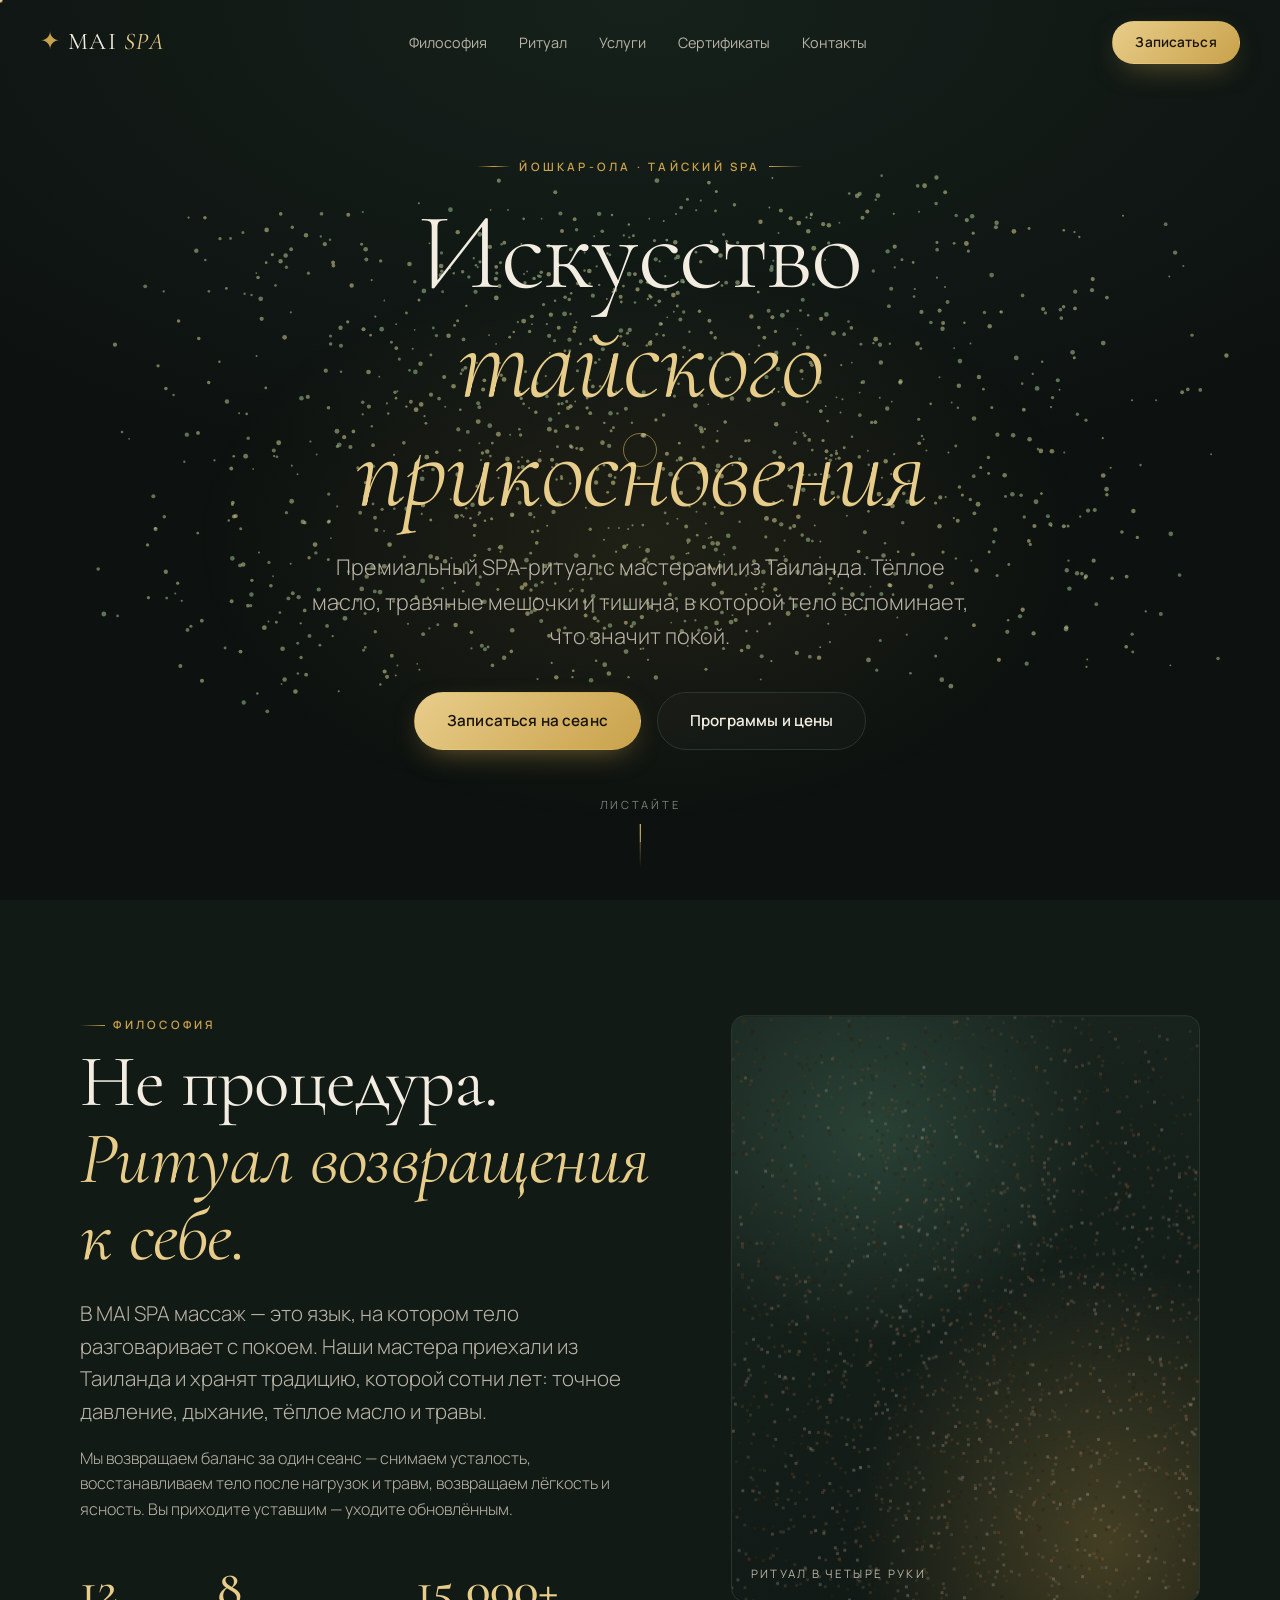
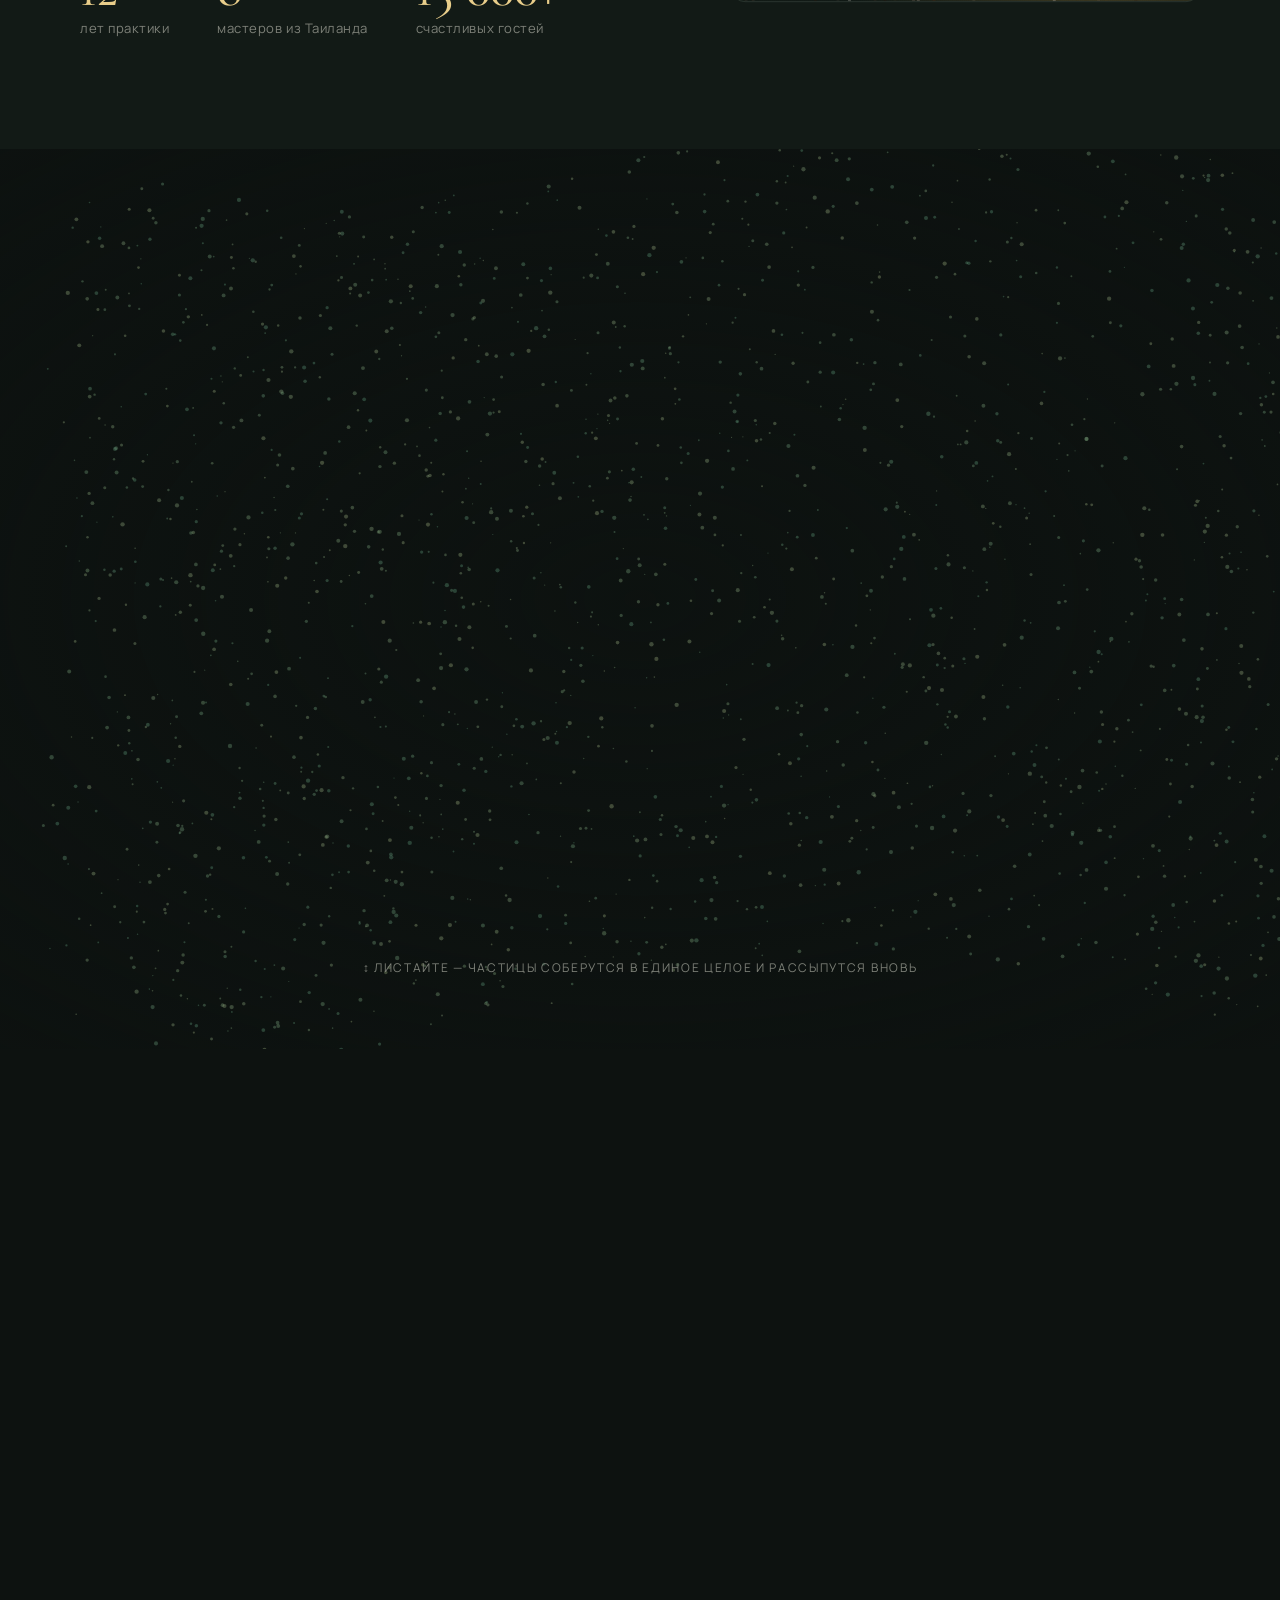
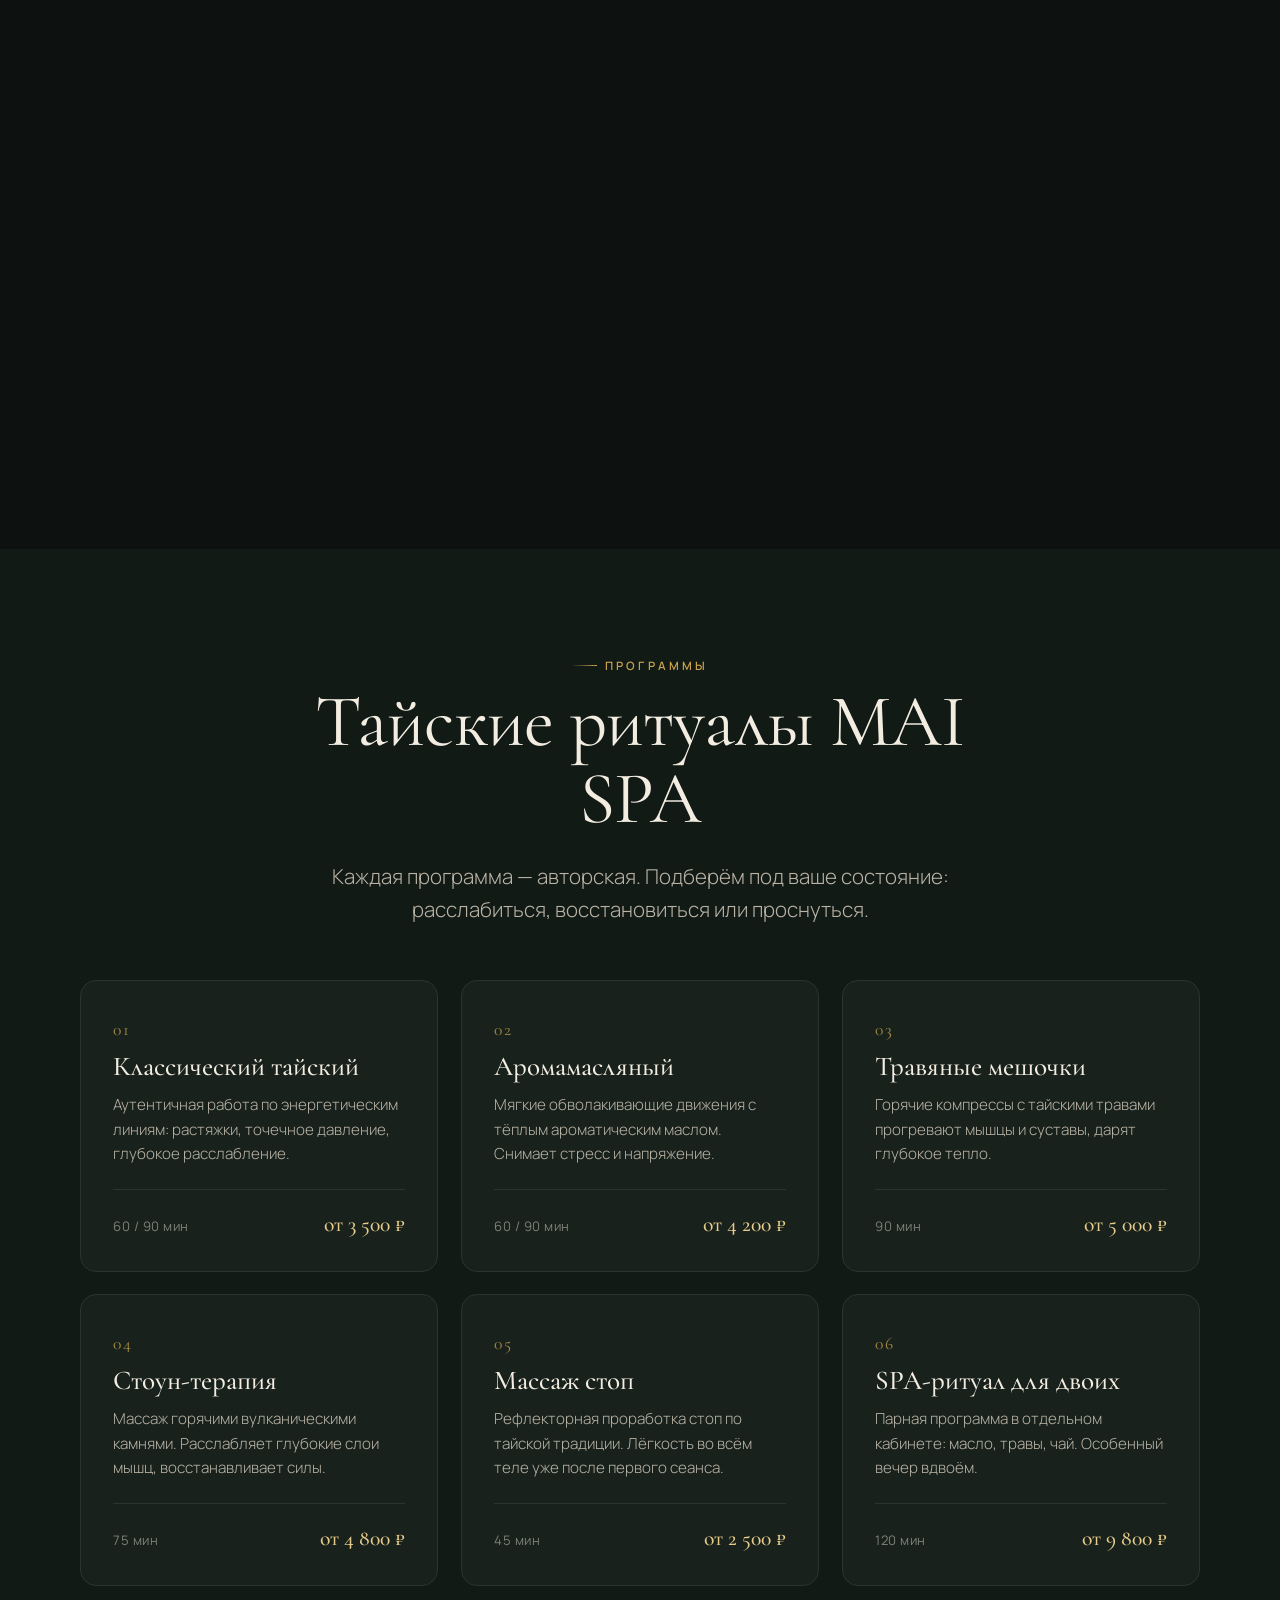
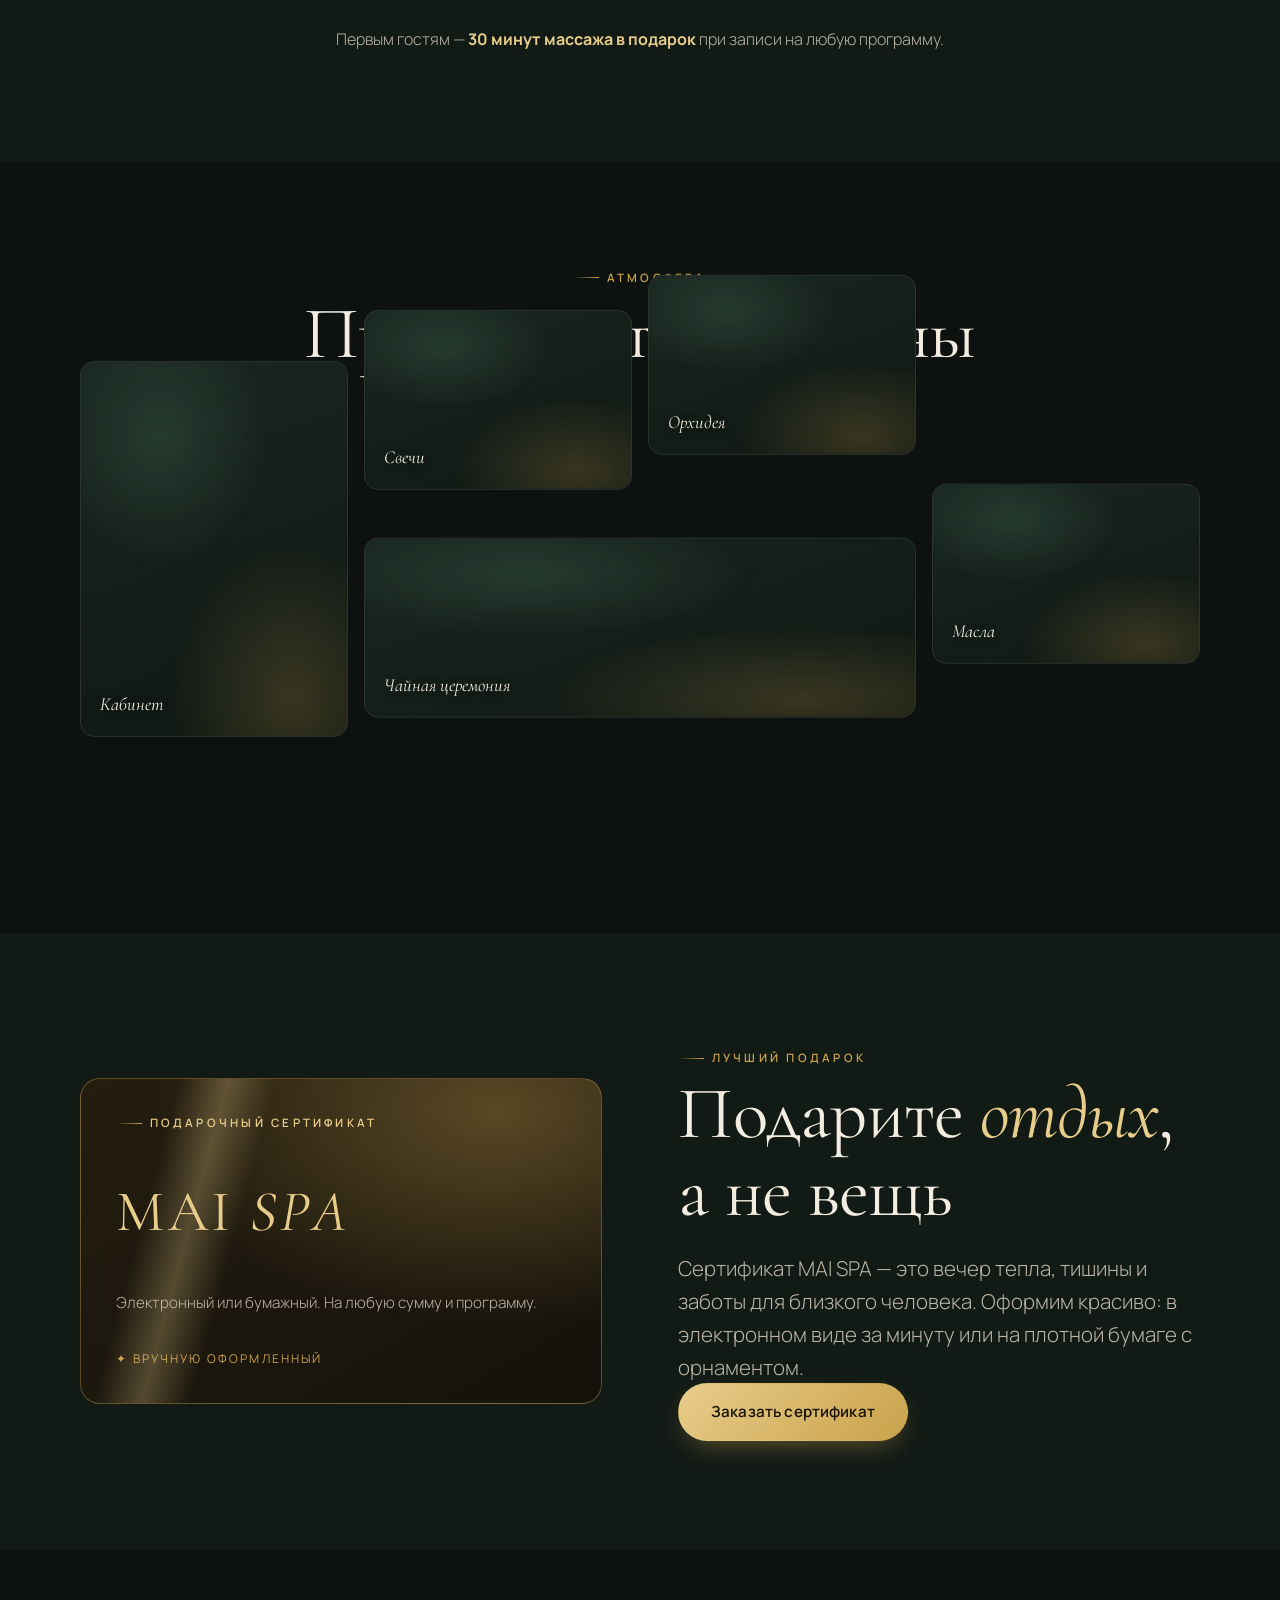
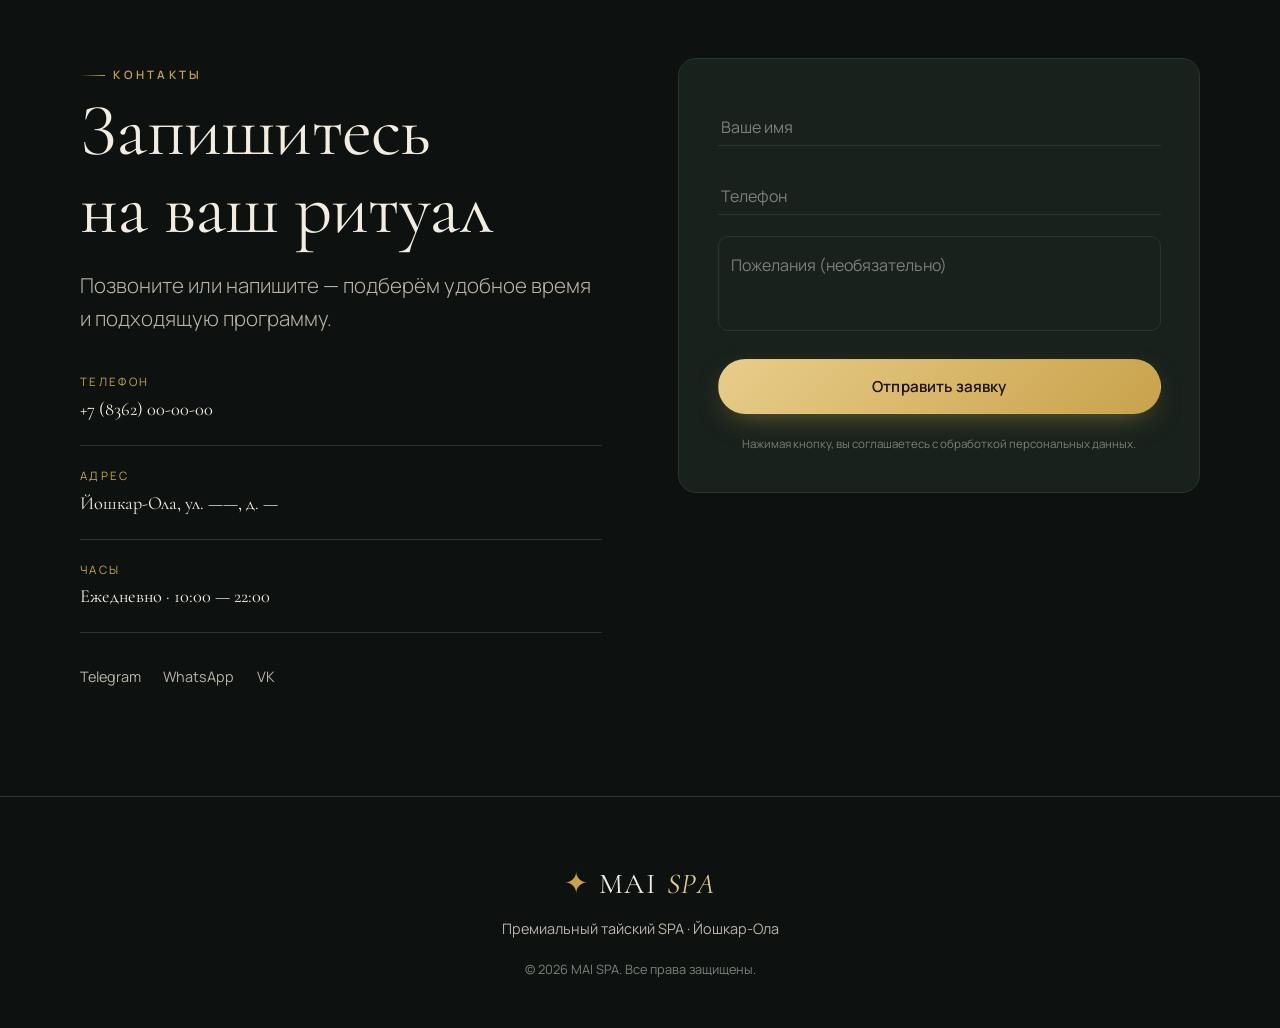
<file: classic.html>
<!DOCTYPE html>
<html lang="ru">
<head>
  <meta charset="UTF-8" />
  <meta name="viewport" content="width=device-width, initial-scale=1.0" />
  <title>MAI SPA — премиальный тайский SPA в Йошкар-Оле</title>
  <meta name="description" content="MAI SPA — премиальный тайский SPA-салон в Йошкар-Оле. Мастера из Таиланда, аутентичный тайский массаж, аромамасла и травяные мешочки. 30 минут массажа в подарок." />
  <meta name="theme-color" content="#0d1210" />

  <!-- Fonts (грузятся на реальном хостинге; есть системный fallback) -->
  <link rel="preconnect" href="https://fonts.googleapis.com" />
  <link rel="preconnect" href="https://fonts.gstatic.com" crossorigin />
  <link href="https://fonts.googleapis.com/css2?family=Cormorant+Garamond:ital,wght@0,300;0,400;0,500;0,600;1,400&family=Manrope:wght@300;400;500;600;700&display=swap" rel="stylesheet" />

  <link rel="stylesheet" href="assets/css/style.css" />
</head>
<body>

  <!-- Прелоадер -->
  <div class="preloader" id="preloader" aria-hidden="true">
    <div class="preloader__mark">
      <span class="preloader__lotus">✦</span>
      <span class="preloader__name">MAI&nbsp;SPA</span>
    </div>
    <div class="preloader__bar"><i></i></div>
  </div>

  <!-- Кастомный курсор -->
  <div class="cursor" id="cursor" aria-hidden="true"></div>
  <div class="cursor-dot" id="cursorDot" aria-hidden="true"></div>

  <!-- Прогресс скролла -->
  <div class="scroll-progress" id="scrollProgress" aria-hidden="true"></div>

  <!-- Навигация -->
  <header class="nav" id="nav">
    <a href="#hero" class="nav__brand" data-magnetic>
      <span class="nav__lotus">✦</span> MAI <em>SPA</em>
    </a>
    <nav class="nav__links" aria-label="Основная навигация">
      <a href="#philosophy" data-magnetic>Философия</a>
      <a href="#ritual" data-magnetic>Ритуал</a>
      <a href="#services" data-magnetic>Услуги</a>
      <a href="#gift" data-magnetic>Сертификаты</a>
      <a href="#contact" data-magnetic>Контакты</a>
    </nav>
    <a href="#contact" class="btn btn--primary nav__cta" data-magnetic>Записаться</a>
    <button class="nav__burger" id="burger" aria-label="Меню"><span></span><span></span></button>
  </header>

  <!-- Мобильное меню -->
  <div class="mobile-menu" id="mobileMenu" aria-hidden="true">
    <a href="#philosophy">Философия</a>
    <a href="#ritual">Ритуал</a>
    <a href="#services">Услуги</a>
    <a href="#gift">Сертификаты</a>
    <a href="#contact">Контакты</a>
    <a href="#contact" class="btn btn--primary">Записаться</a>
  </div>

  <main id="smooth-content">

    <!-- ================= HERO ================= -->
    <section class="hero" id="hero">
      <canvas class="hero__canvas" id="heroCanvas" aria-hidden="true"></canvas>
      <div class="hero__glow" aria-hidden="true"></div>

      <div class="hero__inner">
        <p class="label label--center reveal">Йошкар-Ола · Тайский SPA</p>
        <h1 class="hero__title">
          <span class="reveal" style="--d:.05s">Искусство</span>
          <span class="reveal hero__title-em" style="--d:.15s">тайского прикосновения</span>
        </h1>
        <p class="hero__sub reveal" style="--d:.3s">
          Премиальный SPA-ритуал с мастерами из Таиланда. Тёплое масло, травяные мешочки
          и тишина, в которой тело вспоминает, что значит покой.
        </p>
        <div class="hero__actions reveal" style="--d:.45s">
          <a href="#contact" class="btn btn--primary" data-magnetic>Записаться на сеанс</a>
          <a href="#services" class="btn btn--ghost" data-magnetic>Программы и цены</a>
        </div>
      </div>

      <a href="#philosophy" class="hero__scroll" aria-label="Листайте вниз">
        <span>Листайте</span>
        <i></i>
      </a>
    </section>

    <!-- ================= ФИЛОСОФИЯ ================= -->
    <section class="section philosophy" id="philosophy">
      <div class="wrap philosophy__grid">
        <div class="philosophy__text">
          <p class="label reveal">Философия</p>
          <h2 class="h2 reveal" style="--d:.1s">
            Не процедура.<br><em>Ритуал возвращения к себе.</em>
          </h2>
          <p class="lead reveal" style="--d:.2s">
            В MAI SPA массаж — это язык, на котором тело разговаривает с покоем.
            Наши мастера приехали из Таиланда и хранят традицию, которой сотни лет:
            точное давление, дыхание, тёплое масло и травы.
          </p>
          <p class="reveal" style="--d:.3s">
            Мы возвращаем баланс за один сеанс — снимаем усталость, восстанавливаем тело
            после нагрузок и травм, возвращаем лёгкость и ясность. Вы приходите уставшим —
            уходите обновлённым.
          </p>
          <div class="stats reveal" style="--d:.4s">
            <div class="stat"><b data-count="12">0</b><span>лет практики</span></div>
            <div class="stat"><b data-count="8">0</b><span>мастеров из Таиланда</span></div>
            <div class="stat"><b data-count="15000" data-suffix="+">0</b><span>счастливых гостей</span></div>
          </div>
        </div>
        <div class="philosophy__art reveal" style="--d:.2s">
          <div class="art-card" data-parallax="0.12" data-photo>
            <canvas class="art-card__canvas" id="photoCanvas" aria-label="Две мастерицы делают массаж гостье — сцена из частиц" role="img"></canvas>
            <span class="art-card__cap">ритуал в четыре руки</span>
          </div>
        </div>
      </div>
    </section>

    <!-- ================= PARTICLE RITUAL (главная фишка) ================= -->
    <section class="ritual" id="ritual">
      <div class="ritual__sticky">
        <canvas class="ritual__canvas" id="ritualCanvas" aria-hidden="true"></canvas>
        <div class="ritual__captions">
          <p class="label label--center ritual__label" data-step="0">Из хаоса</p>
          <p class="label label--center ritual__label" data-step="1">— рождается форма</p>
          <p class="label label--center ritual__label" data-step="2">— и снова покой</p>
        </div>
        <div class="ritual__hint">↕ листайте — частицы соберутся в единое целое и рассыпутся вновь</div>
      </div>
      <div class="ritual__spacer"></div>
    </section>

    <!-- ================= УСЛУГИ ================= -->
    <section class="section services" id="services">
      <div class="wrap">
        <div class="section__head">
          <p class="label reveal">Программы</p>
          <h2 class="h2 reveal" style="--d:.1s">Тайские ритуалы MAI SPA</h2>
          <p class="lead lead--center reveal" style="--d:.2s">
            Каждая программа — авторская. Подберём под ваше состояние: расслабиться,
            восстановиться или проснуться.
          </p>
        </div>

        <div class="cards">
          <article class="card reveal" data-tilt style="--d:.05s">
            <span class="card__num">01</span>
            <h3 class="card__title">Классический тайский</h3>
            <p class="card__desc">Аутентичная работа по энергетическим линиям: растяжки, точечное давление, глубокое расслабление.</p>
            <div class="card__meta"><span>60 / 90 мин</span><b>от 3 500 ₽</b></div>
          </article>

          <article class="card reveal" data-tilt style="--d:.12s">
            <span class="card__num">02</span>
            <h3 class="card__title">Аромамасляный</h3>
            <p class="card__desc">Мягкие обволакивающие движения с тёплым ароматическим маслом. Снимает стресс и напряжение.</p>
            <div class="card__meta"><span>60 / 90 мин</span><b>от 4 200 ₽</b></div>
          </article>

          <article class="card reveal" data-tilt style="--d:.19s">
            <span class="card__num">03</span>
            <h3 class="card__title">Травяные мешочки</h3>
            <p class="card__desc">Горячие компрессы с тайскими травами прогревают мышцы и суставы, дарят глубокое тепло.</p>
            <div class="card__meta"><span>90 мин</span><b>от 5 000 ₽</b></div>
          </article>

          <article class="card reveal" data-tilt style="--d:.05s">
            <span class="card__num">04</span>
            <h3 class="card__title">Стоун-терапия</h3>
            <p class="card__desc">Массаж горячими вулканическими камнями. Расслабляет глубокие слои мышц, восстанавливает силы.</p>
            <div class="card__meta"><span>75 мин</span><b>от 4 800 ₽</b></div>
          </article>

          <article class="card reveal" data-tilt style="--d:.12s">
            <span class="card__num">05</span>
            <h3 class="card__title">Массаж стоп</h3>
            <p class="card__desc">Рефлекторная проработка стоп по тайской традиции. Лёгкость во всём теле уже после первого сеанса.</p>
            <div class="card__meta"><span>45 мин</span><b>от 2 500 ₽</b></div>
          </article>

          <article class="card reveal" data-tilt style="--d:.19s">
            <span class="card__num">06</span>
            <h3 class="card__title">SPA-ритуал для двоих</h3>
            <p class="card__desc">Парная программа в отдельном кабинете: масло, травы, чай. Особенный вечер вдвоём.</p>
            <div class="card__meta"><span>120 мин</span><b>от 9 800 ₽</b></div>
          </article>
        </div>

        <p class="services__note reveal">
          Первым гостям — <b>30 минут массажа в подарок</b> при записи на любую программу.
        </p>
      </div>
    </section>

    <!-- ================= ГАЛЕРЕЯ ================= -->
    <section class="section gallery" id="gallery">
      <div class="wrap">
        <div class="section__head">
          <p class="label reveal">Атмосфера</p>
          <h2 class="h2 reveal" style="--d:.1s">Пространство тишины</h2>
        </div>
      </div>
      <div class="gallery__grid">
        <figure class="gtile gtile--tall reveal" data-parallax="0.1" data-photo><span>Кабинет</span></figure>
        <figure class="gtile reveal" data-parallax="0.16" data-photo style="--d:.08s"><span>Свечи</span></figure>
        <figure class="gtile reveal" data-parallax="0.2" data-photo style="--d:.16s"><span>Орхидея</span></figure>
        <figure class="gtile gtile--wide reveal" data-parallax="0.12" data-photo style="--d:.1s"><span>Чайная церемония</span></figure>
        <figure class="gtile reveal" data-parallax="0.18" data-photo style="--d:.2s"><span>Масла</span></figure>
      </div>
    </section>

    <!-- ================= СЕРТИФИКАТЫ ================= -->
    <section class="section gift" id="gift">
      <div class="wrap gift__inner reveal">
        <div class="gift__card" data-tilt>
          <div class="gift__shine"></div>
          <p class="label">Подарочный сертификат</p>
          <div class="gift__value">MAI <em>SPA</em></div>
          <p class="gift__desc">Электронный или бумажный. На любую сумму и программу.</p>
          <div class="gift__foot"><span>✦ вручную оформленный</span></div>
        </div>
        <div class="gift__text">
          <p class="label reveal">Лучший подарок</p>
          <h2 class="h2 reveal" style="--d:.1s">Подарите <em>отдых</em>, а не вещь</h2>
          <p class="lead reveal" style="--d:.2s">
            Сертификат MAI SPA — это вечер тепла, тишины и заботы для близкого человека.
            Оформим красиво: в электронном виде за минуту или на плотной бумаге с орнаментом.
          </p>
          <a href="#contact" class="btn btn--primary reveal" style="--d:.3s" data-magnetic>Заказать сертификат</a>
        </div>
      </div>
    </section>

    <!-- ================= КОНТАКТЫ ================= -->
    <section class="section contact" id="contact">
      <div class="wrap contact__grid">
        <div class="contact__text">
          <p class="label reveal">Контакты</p>
          <h2 class="h2 reveal" style="--d:.1s">Запишитесь<br>на ваш ритуал</h2>
          <p class="lead reveal" style="--d:.2s">
            Позвоните или напишите — подберём удобное время и подходящую программу.
          </p>

          <ul class="contact__list reveal" style="--d:.3s">
            <li>
              <span class="contact__k">Телефон</span>
              <a href="tel:+78362000000" class="contact__v" data-magnetic>+7 (8362) 00-00-00</a>
            </li>
            <li>
              <span class="contact__k">Адрес</span>
              <span class="contact__v">Йошкар-Ола, ул. ——, д. —</span>
            </li>
            <li>
              <span class="contact__k">Часы</span>
              <span class="contact__v">Ежедневно · 10:00 — 22:00</span>
            </li>
          </ul>

          <div class="contact__socials reveal" style="--d:.4s">
            <a href="#" data-magnetic>Telegram</a>
            <a href="#" data-magnetic>WhatsApp</a>
            <a href="#" data-magnetic>VK</a>
          </div>
        </div>

        <form class="contact__form reveal" style="--d:.2s" onsubmit="return false;">
          <div class="field">
            <input type="text" id="c-name" required placeholder=" " />
            <label for="c-name">Ваше имя</label>
          </div>
          <div class="field">
            <input type="tel" id="c-phone" required placeholder=" " />
            <label for="c-phone">Телефон</label>
          </div>
          <div class="field">
            <textarea id="c-msg" rows="3" placeholder=" "></textarea>
            <label for="c-msg">Пожелания (необязательно)</label>
          </div>
          <button class="btn btn--primary btn--block" type="submit" data-magnetic>Отправить заявку</button>
          <p class="contact__hint">Нажимая кнопку, вы соглашаетесь с обработкой персональных данных.</p>
        </form>
      </div>
    </section>

    <!-- ================= FOOTER ================= -->
    <footer class="footer">
      <div class="wrap footer__inner">
        <a href="#hero" class="footer__brand"><span class="nav__lotus">✦</span> MAI <em>SPA</em></a>
        <p class="footer__tag">Премиальный тайский SPA · Йошкар-Ола</p>
        <p class="footer__copy">© <span id="year"></span> MAI SPA. Все права защищены.</p>
      </div>
    </footer>

  </main>

  <script src="assets/js/particles.js" defer></script>
  <script src="assets/js/app.js" defer></script>
</body>
</html>
</file>
<file: assets/css/style.css>
/* ============================================================
   MAI SPA — style.css
   Премиальный тайский SPA · тёмная тёплая палитра
   ============================================================ */

:root{
  --bg:#0d1210;
  --bg-2:#121a16;
  --surface:#18211c;
  --surface-2:#1d2822;
  --ink:#f3ede1;
  --ink-soft:#b9b3a5;
  --ink-dim:#7d8078;
  --gold:#c9a24b;
  --gold-2:#e8cd8a;
  --jade:#5f9e7f;
  --jade-deep:#2f5d47;
  --line:#2a352e;
  --ease:cubic-bezier(.22,1,.36,1);
  --serif:"Cormorant Garamond", "Times New Roman", Georgia, serif;
  --sans:"Manrope", -apple-system, BlinkMacSystemFont, "Segoe UI", Roboto, sans-serif;
  --wrap:1200px;
}

*{margin:0;padding:0;box-sizing:border-box}
html{scroll-behavior:smooth;-webkit-text-size-adjust:100%}
@media (prefers-reduced-motion:reduce){html{scroll-behavior:auto}}

body{
  font-family:var(--sans);
  background:var(--bg);
  color:var(--ink);
  line-height:1.6;
  overflow-x:hidden;
  font-weight:400;
  -webkit-font-smoothing:antialiased;
  cursor:none;
}
@media (hover:none){ body{cursor:auto} }

img{max-width:100%;display:block}
a{color:inherit;text-decoration:none}
::selection{background:var(--gold);color:var(--bg)}

/* ---------- Утилиты ---------- */
.wrap{width:100%;max-width:var(--wrap);margin:0 auto;padding:0 clamp(1.25rem,5vw,2.5rem)}
.section{padding:clamp(5rem,12vh,11rem) 0;position:relative}
.section:nth-of-type(even){background:var(--bg-2)}

.label{
  font-size:.72rem;letter-spacing:.28em;text-transform:uppercase;
  color:var(--gold);font-weight:600;display:inline-flex;align-items:center;gap:.7em;
}
.label::before{content:"";width:2.2em;height:1px;background:linear-gradient(90deg,transparent,var(--gold))}
.label--center{justify-content:center}
.label--center::before{background:linear-gradient(90deg,transparent,var(--gold),transparent);width:3em}
.label--center::after{content:"";width:3em;height:1px;background:linear-gradient(90deg,var(--gold),transparent)}

.h2{
  font-family:var(--serif);font-weight:400;line-height:1.05;
  font-size:clamp(2.4rem,6vw,4.6rem);letter-spacing:-.01em;margin:.5rem 0 1.4rem;
}
.h2 em{font-style:italic;color:var(--gold-2)}

.lead{font-size:clamp(1.05rem,1.6vw,1.3rem);color:var(--ink-soft);max-width:56ch;font-weight:300}
.lead--center{margin-inline:auto;text-align:center}

.section__head{text-align:center;max-width:720px;margin:0 auto clamp(2.5rem,6vh,5rem);display:flex;flex-direction:column;align-items:center}

/* ---------- Кнопки ---------- */
.btn{
  --pad:1rem 2rem;
  display:inline-flex;align-items:center;justify-content:center;gap:.6em;
  padding:var(--pad);border-radius:100px;font-family:var(--sans);font-weight:600;
  font-size:.95rem;letter-spacing:.01em;cursor:pointer;border:1px solid transparent;
  position:relative;overflow:hidden;transition:transform .5s var(--ease),box-shadow .5s var(--ease);
  will-change:transform;
}
.btn--primary{
  background:linear-gradient(135deg,var(--gold-2),var(--gold));
  color:#1a140a;box-shadow:0 10px 30px -12px rgba(201,162,75,.6);
}
.btn--primary::after{
  content:"";position:absolute;inset:0;transform:translateX(-120%);
  background:linear-gradient(105deg,transparent 30%,rgba(255,255,255,.55) 50%,transparent 70%);
  transition:transform .8s var(--ease);
}
.btn--primary:hover::after{transform:translateX(120%)}
.btn--primary:hover{transform:translateY(-3px);box-shadow:0 18px 40px -14px rgba(201,162,75,.75)}
.btn--ghost{border-color:var(--line);color:var(--ink);background:rgba(255,255,255,.02)}
.btn--ghost:hover{border-color:var(--gold);color:var(--gold-2);transform:translateY(-3px)}
.btn--block{width:100%}

/* ---------- Курсор ---------- */
.cursor,.cursor-dot{position:fixed;top:0;left:0;pointer-events:none;z-index:9999;border-radius:50%;mix-blend-mode:screen}
.cursor{width:34px;height:34px;border:1px solid rgba(201,162,75,.6);transform:translate(-50%,-50%);transition:width .35s var(--ease),height .35s var(--ease),background .35s var(--ease),border-color .35s}
.cursor.is-active{width:64px;height:64px;background:rgba(201,162,75,.12);border-color:transparent}
.cursor-dot{width:5px;height:5px;background:var(--gold-2);transform:translate(-50%,-50%)}
@media (hover:none){.cursor,.cursor-dot{display:none}}

/* ---------- Прогресс скролла ---------- */
.scroll-progress{position:fixed;top:0;left:0;height:2px;width:0;z-index:9998;
  background:linear-gradient(90deg,var(--jade),var(--gold-2));box-shadow:0 0 12px rgba(201,162,75,.6)}

/* ---------- Прелоадер ---------- */
.preloader{position:fixed;inset:0;z-index:10000;background:var(--bg);
  display:flex;flex-direction:column;align-items:center;justify-content:center;gap:1.6rem;
  transition:opacity .8s var(--ease),visibility .8s}
.preloader.is-done{opacity:0;visibility:hidden}
.preloader__mark{display:flex;align-items:center;gap:.6rem;font-family:var(--serif);font-size:clamp(1.8rem,5vw,2.6rem);letter-spacing:.05em;color:var(--ink)}
.preloader__lotus{color:var(--gold);animation:spin 4s linear infinite}
.preloader__name{opacity:0;animation:fadeIn 1s var(--ease) .2s forwards}
.preloader__bar{width:min(220px,60vw);height:2px;background:var(--line);overflow:hidden;border-radius:2px}
.preloader__bar i{display:block;height:100%;width:0;background:linear-gradient(90deg,var(--jade),var(--gold-2));animation:load 1.8s var(--ease) forwards}
@keyframes load{to{width:100%}}
@keyframes spin{to{transform:rotate(360deg)}}
@keyframes fadeIn{to{opacity:1}}

/* ---------- Навигация ---------- */
.nav{position:fixed;top:0;left:0;width:100%;z-index:900;
  display:flex;align-items:center;justify-content:space-between;gap:2rem;
  padding:1.3rem clamp(1.25rem,5vw,2.5rem);
  transition:background .5s var(--ease),padding .5s var(--ease),border-color .5s;
  border-bottom:1px solid transparent}
.nav.is-scrolled{background:rgba(13,18,16,.72);backdrop-filter:blur(14px);padding-block:.9rem;border-color:var(--line)}
.nav__brand{font-family:var(--serif);font-size:1.5rem;letter-spacing:.06em;display:flex;align-items:center;gap:.4rem;color:var(--ink)}
.nav__brand em{font-style:italic;color:var(--gold-2)}
.nav__lotus{color:var(--gold)}
.nav__links{display:flex;gap:2rem}
.nav__links a{font-size:.9rem;color:var(--ink-soft);position:relative;padding:.2rem 0;transition:color .3s}
.nav__links a::after{content:"";position:absolute;left:0;bottom:-2px;width:0;height:1px;background:var(--gold);transition:width .4s var(--ease)}
.nav__links a:hover{color:var(--ink)}
.nav__links a:hover::after{width:100%}
.nav__cta{--pad:.6rem 1.4rem;font-size:.85rem}
.nav__burger{display:none;flex-direction:column;gap:6px;background:none;border:0;cursor:pointer;padding:8px}
.nav__burger span{width:26px;height:2px;background:var(--ink);transition:.4s var(--ease)}
.nav.menu-open .nav__burger span:nth-child(1){transform:translateY(8px) rotate(45deg)}
.nav.menu-open .nav__burger span:nth-child(2){transform:translateY(-0px) rotate(-45deg)}

.mobile-menu{position:fixed;inset:0;z-index:850;background:rgba(13,18,16,.97);backdrop-filter:blur(10px);
  display:flex;flex-direction:column;align-items:center;justify-content:center;gap:1.6rem;
  opacity:0;visibility:hidden;transition:opacity .5s var(--ease),visibility .5s}
.mobile-menu.is-open{opacity:1;visibility:visible}
.mobile-menu a{font-family:var(--serif);font-size:2rem;color:var(--ink)}
.mobile-menu .btn{font-family:var(--sans);font-size:1rem;margin-top:1rem}

@media (max-width:880px){
  .nav__links,.nav__cta{display:none}
  .nav__burger{display:flex}
}

/* ============================================================
   HERO
   ============================================================ */
.hero{position:relative;min-height:100vh;display:flex;align-items:center;justify-content:center;overflow:hidden;
  background:radial-gradient(120% 90% at 50% 0%,#16211b 0%,var(--bg) 60%)}
.hero__canvas{position:absolute;inset:0;width:100%;height:100%;z-index:1}
.hero__glow{position:absolute;inset:0;z-index:2;pointer-events:none;
  background:radial-gradient(50% 45% at 50% 60%,rgba(201,162,75,.10),transparent 70%)}
.hero__inner{position:relative;z-index:3;text-align:center;max-width:900px;padding:0 1.5rem}
.hero__title{font-family:var(--serif);font-weight:300;line-height:1;margin:1.4rem 0 1.6rem;
  font-size:clamp(2.8rem,8.5vw,7rem);letter-spacing:-.015em}
.hero__title span{display:block}
.hero__title-em{font-style:italic;color:var(--gold-2)}
.hero__sub{max-width:52ch;margin:0 auto;color:var(--ink-soft);font-weight:300;font-size:clamp(1.05rem,1.7vw,1.35rem)}
.hero__actions{display:flex;gap:1rem;justify-content:center;flex-wrap:wrap;margin-top:2.4rem}
.hero__scroll{position:absolute;bottom:2rem;left:50%;transform:translateX(-50%);z-index:3;
  display:flex;flex-direction:column;align-items:center;gap:.6rem;font-size:.7rem;letter-spacing:.24em;
  text-transform:uppercase;color:var(--ink-dim)}
.hero__scroll i{width:1px;height:44px;background:linear-gradient(var(--gold),transparent);position:relative;overflow:hidden}
.hero__scroll i::after{content:"";position:absolute;top:0;left:0;width:100%;height:40%;background:var(--gold-2);animation:scrolldot 2s var(--ease) infinite}
@keyframes scrolldot{0%{transform:translateY(-100%)}100%{transform:translateY(250%)}}

/* ============================================================
   ФИЛОСОФИЯ
   ============================================================ */
.philosophy__grid{display:grid;grid-template-columns:1.1fr .9fr;gap:clamp(2rem,6vw,5rem);align-items:center}
.philosophy__text p:not(.label){margin-top:1.1rem;color:var(--ink-soft);font-weight:300}
.stats{display:flex;gap:clamp(1.5rem,4vw,3rem);margin-top:2.6rem;flex-wrap:wrap}
.stat b{display:block;font-family:var(--serif);font-size:clamp(2.2rem,4vw,3.4rem);color:var(--gold-2);line-height:1;font-weight:500}
.stat span{font-size:.82rem;color:var(--ink-dim);letter-spacing:.04em}

.philosophy__art{position:relative}
.art-card{position:relative;aspect-ratio:4/5;border-radius:14px;overflow:hidden;border:1px solid var(--line);
  background:
    radial-gradient(80% 60% at 30% 20%,rgba(95,158,127,.25),transparent 60%),
    radial-gradient(90% 80% at 80% 90%,rgba(201,162,75,.28),transparent 60%),
    linear-gradient(160deg,#1a2620,#0f1713)}
.art-card__canvas{position:absolute;inset:0;width:100%;height:100%}
.art-card__cap{position:absolute;left:1.2rem;bottom:1.1rem;font-size:.72rem;letter-spacing:.2em;
  text-transform:uppercase;color:var(--ink-soft)}

/* ============================================================
   RITUAL (particle assembly)
   ============================================================ */
.ritual{position:relative;background:var(--bg)}
.ritual__spacer{height:300vh}
.ritual__sticky{position:sticky;top:0;height:100vh;overflow:hidden;
  display:flex;align-items:center;justify-content:center;
  background:radial-gradient(120% 100% at 50% 50%,#12191510 0%,var(--bg) 70%)}
.ritual__canvas{position:absolute;inset:0;width:100%;height:100%}
.ritual__captions{position:absolute;top:14%;left:0;width:100%;text-align:center;pointer-events:none}
.ritual__label{position:absolute;left:50%;top:0;transform:translateX(-50%) translateY(10px);opacity:0;
  transition:opacity .6s var(--ease),transform .6s var(--ease);white-space:nowrap}
.ritual__label.is-on{opacity:1;transform:translateX(-50%) translateY(0)}
.ritual__hint{position:absolute;bottom:8%;left:50%;transform:translateX(-50%);font-size:.75rem;
  letter-spacing:.14em;color:var(--ink-dim);text-transform:uppercase;text-align:center;padding:0 1rem}

/* ============================================================
   УСЛУГИ
   ============================================================ */
.cards{display:grid;grid-template-columns:repeat(3,1fr);gap:1.4rem}
.card{position:relative;background:var(--surface);border:1px solid var(--line);border-radius:16px;
  padding:2.2rem 2rem 1.8rem;overflow:hidden;transition:transform .5s var(--ease),border-color .5s,background .5s;
  transform-style:preserve-3d;will-change:transform}
.card::before{content:"";position:absolute;inset:0;opacity:0;transition:opacity .5s var(--ease);
  background:radial-gradient(120% 120% at var(--mx,50%) var(--my,0%),rgba(201,162,75,.14),transparent 55%)}
.card:hover{border-color:rgba(201,162,75,.45);background:var(--surface-2)}
.card:hover::before{opacity:1}
.card__num{font-family:var(--serif);font-size:1.1rem;color:var(--gold);letter-spacing:.1em;opacity:.8}
.card__title{font-family:var(--serif);font-size:1.7rem;font-weight:500;margin:.5rem 0 .7rem;line-height:1.1}
.card__desc{font-size:.95rem;color:var(--ink-soft);font-weight:300;min-height:4.2em}
.card__meta{display:flex;align-items:baseline;justify-content:space-between;margin-top:1.4rem;padding-top:1.1rem;border-top:1px solid var(--line)}
.card__meta span{font-size:.82rem;color:var(--ink-dim);letter-spacing:.04em}
.card__meta b{font-family:var(--serif);font-size:1.35rem;color:var(--gold-2);font-weight:500}
.services__note{text-align:center;margin-top:2.6rem;color:var(--ink-soft);font-weight:300}
.services__note b{color:var(--gold-2)}

/* ============================================================
   ГАЛЕРЕЯ
   ============================================================ */
.gallery__grid{display:grid;grid-template-columns:repeat(4,1fr);grid-auto-rows:180px;gap:1rem;
  max-width:var(--wrap);margin:0 auto;padding:0 clamp(1.25rem,5vw,2.5rem)}
.gtile{position:relative;border-radius:14px;overflow:hidden;border:1px solid var(--line);
  grid-row:span 1;background:linear-gradient(160deg,#1a2620,#0f1713);display:flex;align-items:flex-end}
.gtile::before{content:"";position:absolute;inset:0;opacity:.9;
  background:
    radial-gradient(70% 60% at 30% 20%,rgba(95,158,127,.22),transparent 60%),
    radial-gradient(80% 70% at 80% 90%,rgba(201,162,75,.24),transparent 60%)}
.gtile span{position:relative;z-index:2;padding:1rem 1.2rem;font-family:var(--serif);font-style:italic;
  font-size:1.15rem;color:var(--ink);text-shadow:0 2px 10px rgba(0,0,0,.5)}
.gtile--tall{grid-row:span 2}
.gtile--wide{grid-column:span 2}
.gtile img{position:absolute;inset:0;width:100%;height:100%;object-fit:cover}

/* ============================================================
   СЕРТИФИКАТЫ
   ============================================================ */
.gift__inner{display:grid;grid-template-columns:1fr 1fr;gap:clamp(2rem,6vw,5rem);align-items:center}
.gift__card{position:relative;aspect-ratio:1.6/1;border-radius:20px;overflow:hidden;
  padding:2.2rem;display:flex;flex-direction:column;justify-content:space-between;
  border:1px solid rgba(201,162,75,.4);transform-style:preserve-3d;will-change:transform;
  background:
    radial-gradient(120% 120% at 80% 10%,rgba(201,162,75,.35),transparent 55%),
    linear-gradient(150deg,#241d10,#14120b)}
.gift__shine{position:absolute;inset:0;pointer-events:none;
  background:linear-gradient(105deg,transparent 42%,rgba(232,205,138,.28) 50%,transparent 58%);
  transform:translateX(-30%);transition:transform .2s linear}
.gift__value{font-family:var(--serif);font-size:clamp(2.4rem,6vw,3.6rem);letter-spacing:.06em;color:var(--gold-2)}
.gift__value em{font-style:italic}
.gift__desc{color:var(--ink-soft);font-size:.95rem;font-weight:300}
.gift__foot{font-size:.75rem;letter-spacing:.18em;text-transform:uppercase;color:var(--gold)}
.gift__card .label{color:var(--gold-2)}

/* ============================================================
   КОНТАКТЫ
   ============================================================ */
.contact__grid{display:grid;grid-template-columns:1fr 1fr;gap:clamp(2rem,6vw,5rem);align-items:start}
.contact__list{list-style:none;margin:2.4rem 0 0;display:flex;flex-direction:column;gap:1.3rem}
.contact__list li{display:flex;flex-direction:column;gap:.2rem;padding-bottom:1.3rem;border-bottom:1px solid var(--line)}
.contact__k{font-size:.72rem;letter-spacing:.2em;text-transform:uppercase;color:var(--gold)}
.contact__v{font-size:1.15rem;color:var(--ink);font-family:var(--serif)}
.contact__socials{display:flex;gap:1.4rem;margin-top:2rem}
.contact__socials a{font-size:.9rem;color:var(--ink-soft);position:relative}
.contact__socials a:hover{color:var(--gold-2)}

.contact__form{background:var(--surface);border:1px solid var(--line);border-radius:18px;padding:clamp(1.6rem,3vw,2.4rem);display:flex;flex-direction:column;gap:1.3rem}
.field{position:relative}
.field input,.field textarea{width:100%;background:transparent;border:0;border-bottom:1px solid var(--line);
  padding:1.1rem .2rem .5rem;color:var(--ink);font-family:var(--sans);font-size:1rem;resize:none;transition:border-color .4s}
.field textarea{border:1px solid var(--line);border-radius:10px;padding:1.2rem .8rem .5rem}
.field label{position:absolute;left:.2rem;top:1.1rem;color:var(--ink-dim);pointer-events:none;transition:.3s var(--ease);font-size:1rem}
.field textarea + label{left:.8rem}
.field input:focus,.field textarea:focus{outline:none;border-color:var(--gold)}
.field input:focus + label,.field input:not(:placeholder-shown) + label,
.field textarea:focus + label,.field textarea:not(:placeholder-shown) + label{
  top:-.2rem;font-size:.7rem;letter-spacing:.16em;text-transform:uppercase;color:var(--gold)}
.contact__hint{font-size:.72rem;color:var(--ink-dim);text-align:center}

/* ============================================================
   FOOTER
   ============================================================ */
.footer{padding:4rem 0 3rem;border-top:1px solid var(--line);background:var(--bg)}
.footer__inner{text-align:center;display:flex;flex-direction:column;align-items:center;gap:.6rem}
.footer__brand{font-family:var(--serif);font-size:1.8rem;letter-spacing:.06em}
.footer__brand em{font-style:italic;color:var(--gold-2)}
.footer__tag{color:var(--ink-soft);font-size:.9rem}
.footer__copy{color:var(--ink-dim);font-size:.8rem;margin-top:.6rem}

/* ============================================================
   REVEAL-АНИМАЦИИ
   ============================================================ */
.reveal{opacity:0;transform:translateY(28px);filter:blur(6px);
  transition:opacity .9s var(--ease) var(--d,0s),transform .9s var(--ease) var(--d,0s),filter .9s var(--ease) var(--d,0s)}
.reveal.is-in{opacity:1;transform:none;filter:blur(0)}

@media (prefers-reduced-motion:reduce){
  .reveal{opacity:1;transform:none;filter:none;transition:none}
  .hero__scroll i::after,.preloader__lotus{animation:none}
  .ritual__spacer{height:120vh}
}

/* ============================================================
   АДАПТИВ
   ============================================================ */
@media (max-width:980px){
  .cards{grid-template-columns:repeat(2,1fr)}
  .gallery__grid{grid-template-columns:repeat(2,1fr)}
}
@media (max-width:760px){
  .philosophy__grid,.gift__inner,.contact__grid{grid-template-columns:1fr}
  .philosophy__art{order:-1;max-width:420px}
  .gift__card{order:-1}
  .cards{grid-template-columns:1fr}
  .card__desc{min-height:0}
  .gallery__grid{grid-auto-rows:150px}
  .gtile--wide{grid-column:span 2}
  .gtile--tall{grid-row:span 1}
  .ritual__spacer{height:220vh}
}
</file>
